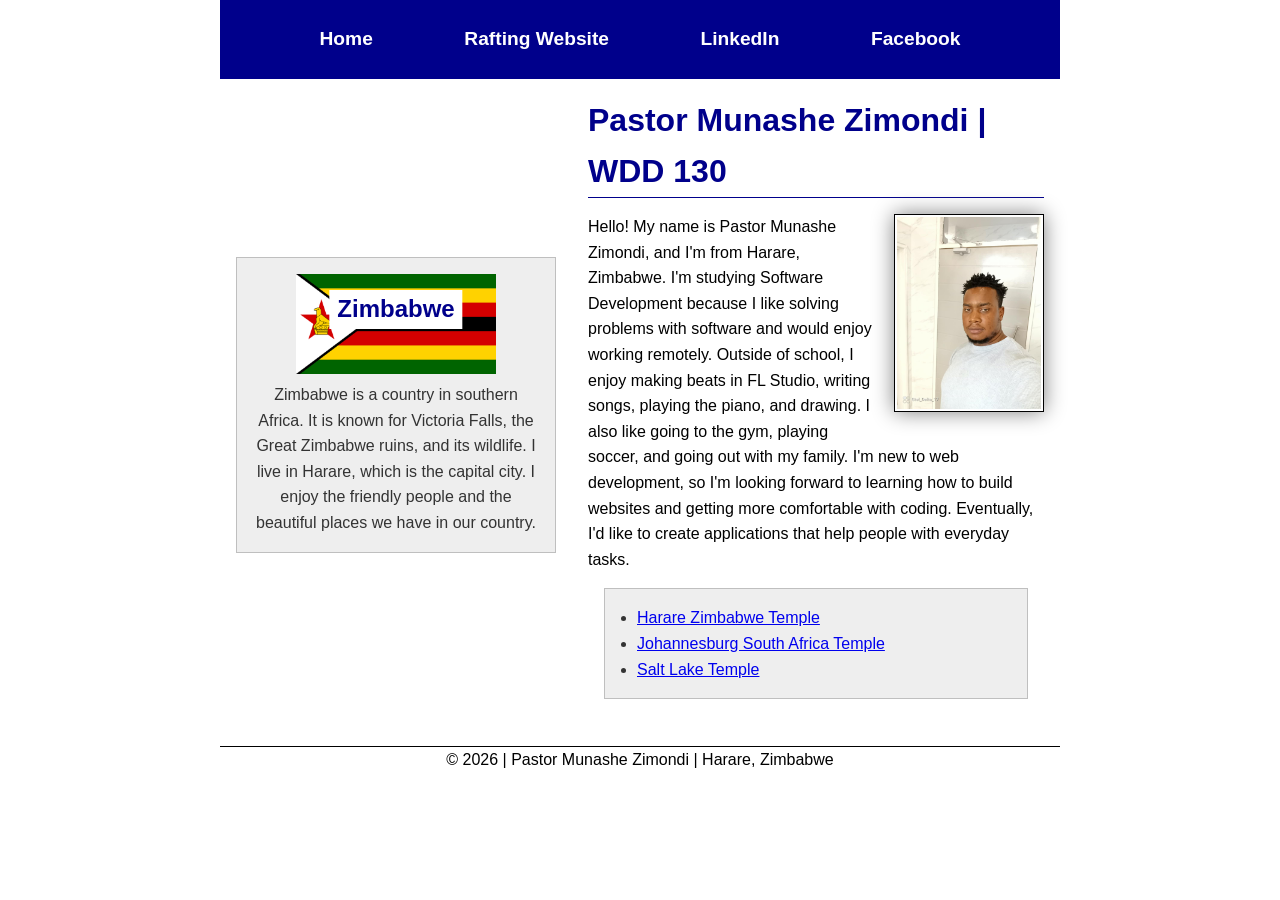
<file: index.html>
<!DOCTYPE html>
<html lang="en-US">

<head>
  <meta charset="utf-8">
  <meta name="viewport" content="width=device-width, initial-scale=1.0">
  <title>Pastor Munashe Zimondi | WDD 130</title>
  <meta name="description" content="Pastor Munashe Zimondi's WDD 130 home page, sharing his interests, web development studies, and home country of Zimbabwe.">
  <meta name="author" content="Pastor Munashe Zimondi">
  <link rel="stylesheet" href="styles/styles.css">
</head>

<body>
  <header>
    <nav>
      <a href="#">Home</a>
      <a href="wwr/">Rafting Website</a>
      <a href="https://linkedin.com">LinkedIn</a>
      <a href="https://facebook.com">Facebook</a>
    </nav>
  </header>

  <div class="grid">
    <main>
      <h1>Pastor Munashe Zimondi | WDD 130</h1>

      <img src="images/profile.jpeg" alt="Portrait of Pastor Munashe Zimondi" width="150">

      <p>
        Hello! My name is Pastor Munashe Zimondi, and I'm from Harare,
        Zimbabwe. I'm studying Software Development because I like
        solving problems with software and would enjoy working remotely.
        Outside of school, I enjoy making beats in FL Studio, writing
        songs, playing the piano, and drawing. I also like going to the
        gym, playing soccer, and going out with my family. I'm new to
        web development, so I'm looking forward to learning how to
        build websites and getting more comfortable with coding.
        Eventually, I'd like to create applications that help people
        with everyday tasks.
      </p>

      <ul class="box">
        <li><a href="https://www.churchofjesuschrist.org/temples/details/harare-zimbabwe-temple" target="_blank" rel="noopener">Harare Zimbabwe Temple</a></li>
        <li><a href="https://www.churchofjesuschrist.org/temples/details/johannesburg-south-africa-temple" target="_blank" rel="noopener">Johannesburg South Africa Temple</a></li>
        <li><a href="https://www.churchofjesuschrist.org/temples/details/salt-lake-temple" target="_blank" rel="noopener">Salt Lake Temple</a></li>
      </ul>
    </main>

    <aside class="box">
      <h2>Zimbabwe</h2>
      <img src="images/flag.png" alt="The national flag of Zimbabwe" width="200">
      <p>
        Zimbabwe is a country in southern Africa. It is known for
        Victoria Falls, the Great Zimbabwe ruins, and its wildlife.
        I live in Harare, which is the capital city. I enjoy the
        friendly people and the beautiful places we have in our country.
      </p>
    </aside>
  </div>

  <footer>
    <p>&copy; 2026 | Pastor Munashe Zimondi | Harare, Zimbabwe</p>
  </footer>
</body>

</html>
</file>
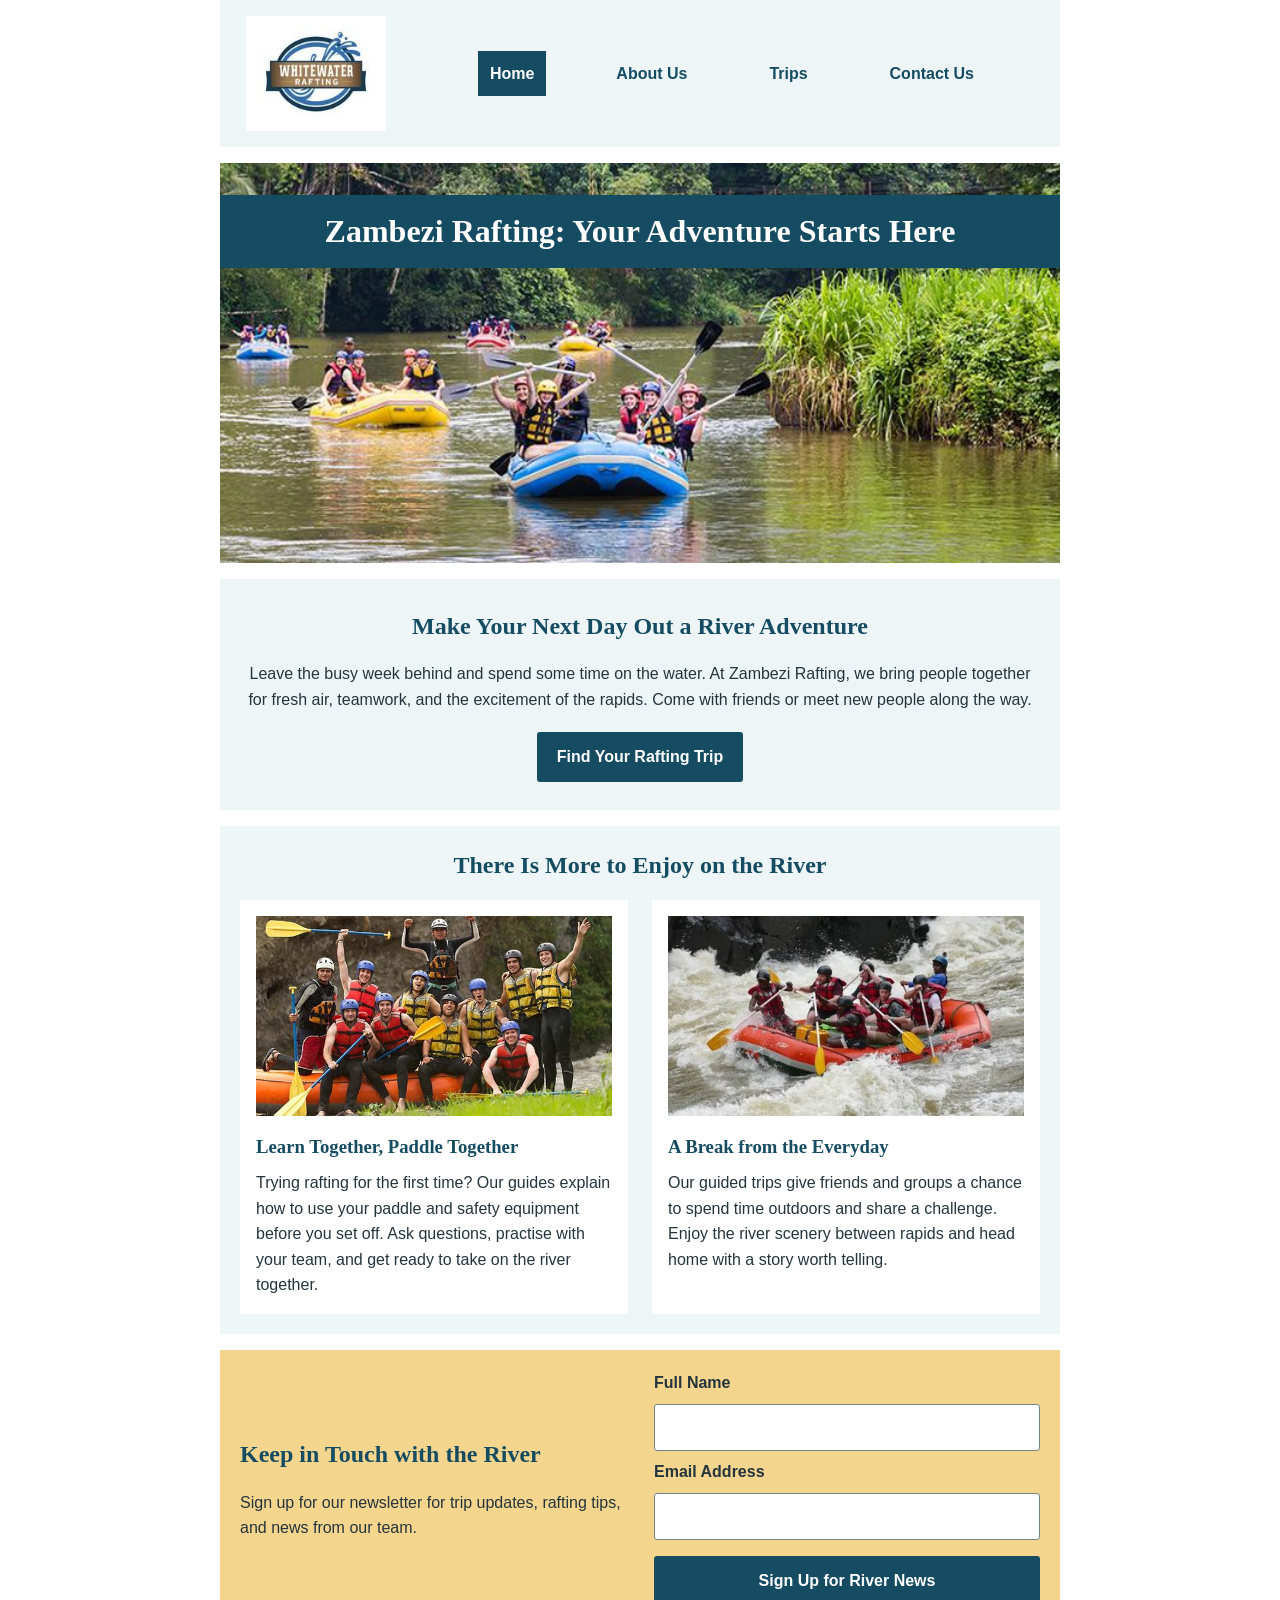
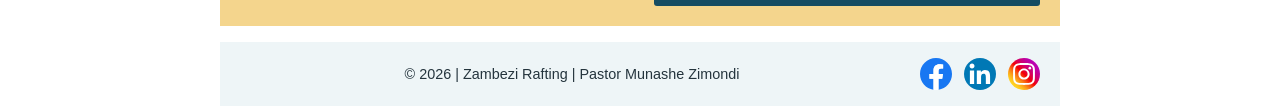
<file: wwr/index.html>
<!DOCTYPE html>
<html lang="en-US">

<head>
    <meta charset="utf-8">
    <meta name="viewport" content="width=device-width, initial-scale=1.0">
    <title>Home | Zambezi Rafting</title>
    <meta name="description" content="Enjoy a river adventure with Zambezi Rafting. Explore our guided trips, get ready for the rapids, and sign up for news from our team.">
    <meta name="author" content="Pastor Munashe Zimondi">
    <link rel="stylesheet" href="styles/rafting.css">
</head>

<body>
    <header>
        <img src="images/rafting-logo.jpg" alt="Whitewater rafting emblem for Zambezi Rafting" width="140">
        <nav aria-label="Main navigation">
            <a href="index.html" aria-current="page">Home</a>
            <a href="about.html">About Us</a>
            <a href="trips.html">Trips</a>
            <a href="contact.html">Contact Us</a>
        </nav>
    </header>

    <main class="home-page">
        <div class="hero home-hero">
            <img src="images/rafting-hero.jpg" alt="A rafting team paddling through white water rapids" width="1000" height="333">
            <h1>Zambezi Rafting: Your Adventure Starts Here</h1>
        </div>

        <section class="home-intro">
            <h2>Make Your Next Day Out a River Adventure</h2>
            <p>Leave the busy week behind and spend some time on the water. At Zambezi Rafting, we bring people together for fresh air, teamwork, and the excitement of the rapids. Come with friends or meet new people along the way.</p>
            <a class="home-button" href="trips.html">Find Your Rafting Trip</a>
        </section>

        <section class="home-offerings">
            <h2>There Is More to Enjoy on the River</h2>
            <div class="home-grid">
                <article>
                    <img src="images/happy-rafters.jpg" alt="A group of rafters enjoying time together on the river" loading="lazy" width="600" height="400">
                    <h3>Learn Together, Paddle Together</h3>
                    <p>Trying rafting for the first time? Our guides explain how to use your paddle and safety equipment before you set off. Ask questions, practise with your team, and get ready to take on the river together.</p>
                </article>
                <article>
                    <img src="images/adventure-4.jpg" alt="A rafting team working together to paddle through rapids" loading="lazy" width="480" height="269">
                    <h3>A Break from the Everyday</h3>
                    <p>Our guided trips give friends and groups a chance to spend time outdoors and share a challenge. Enjoy the river scenery between rapids and head home with a story worth telling.</p>
                </article>
            </div>
        </section>

        <section class="home-newsletter">
            <div>
                <h2>Keep in Touch with the River</h2>
                <p>Sign up for our newsletter for trip updates, rafting tips, and news from our team.</p>
            </div>
            <form class="newsletter-form" action="index.html" method="get">
                <label for="newsletter-name">Full Name</label>
                <input type="text" id="newsletter-name" name="fullname" autocomplete="name" required>
                <label for="newsletter-email">Email Address</label>
                <input type="email" id="newsletter-email" name="email" autocomplete="email" required>
                <button type="submit">Sign Up for River News</button>
            </form>
        </section>
    </main>

    <footer>
        <p>&copy; 2026 | Zambezi Rafting | Pastor Munashe Zimondi</p>
        <nav class="socialmedia" aria-label="Social media">
            <a href="https://facebook.com">
                <img src="images/facebook.svg" alt="Facebook icon" width="32" height="32">
            </a>
            <a href="https://linkedin.com">
                <img src="images/linkedin.svg" alt="LinkedIn icon" width="32" height="32">
            </a>
            <a href="https://instagram.com">
                <img src="images/instagram.svg" alt="Instagram icon" width="32" height="32">
            </a>
        </nav>
    </footer>
</body>

</html>
</file>
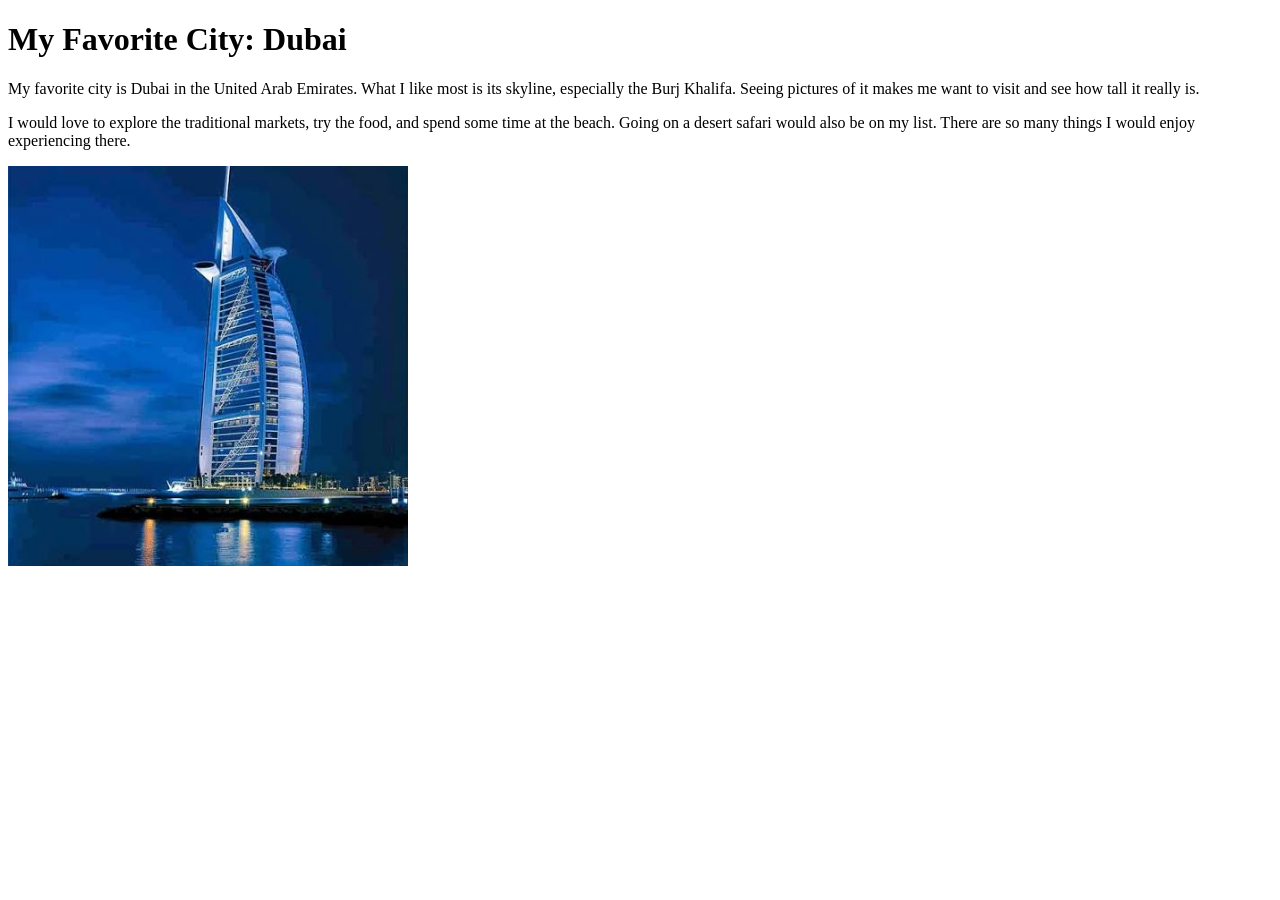
<file: week01/favorite-city.html>
<!DOCTYPE html>
<html lang="en">
<head>
  <meta charset="utf-8">
  <meta name="viewport" content="width=device-width, initial-scale=1.0">
  <title>My Favorite City - Dubai</title>
</head>
<body>
  <h1>My Favorite City: Dubai</h1>

  <p>
    My favorite city is Dubai in the United Arab Emirates.
    What I like most is its skyline, especially the Burj Khalifa.
    Seeing pictures of it makes me want to visit and see
    how tall it really is.
  </p>

  <p>
    I would love to explore the traditional markets, try the
    food, and spend some time at the beach. Going on a desert
    safari would also be on my list. There are so many things
    I would enjoy experiencing there.
  </p>

  <img src="images/dubai-skyline.jpeg"
       alt="Burj Al Arab hotel in Dubai at night"
       width="400">
</body>
</html>
</file>
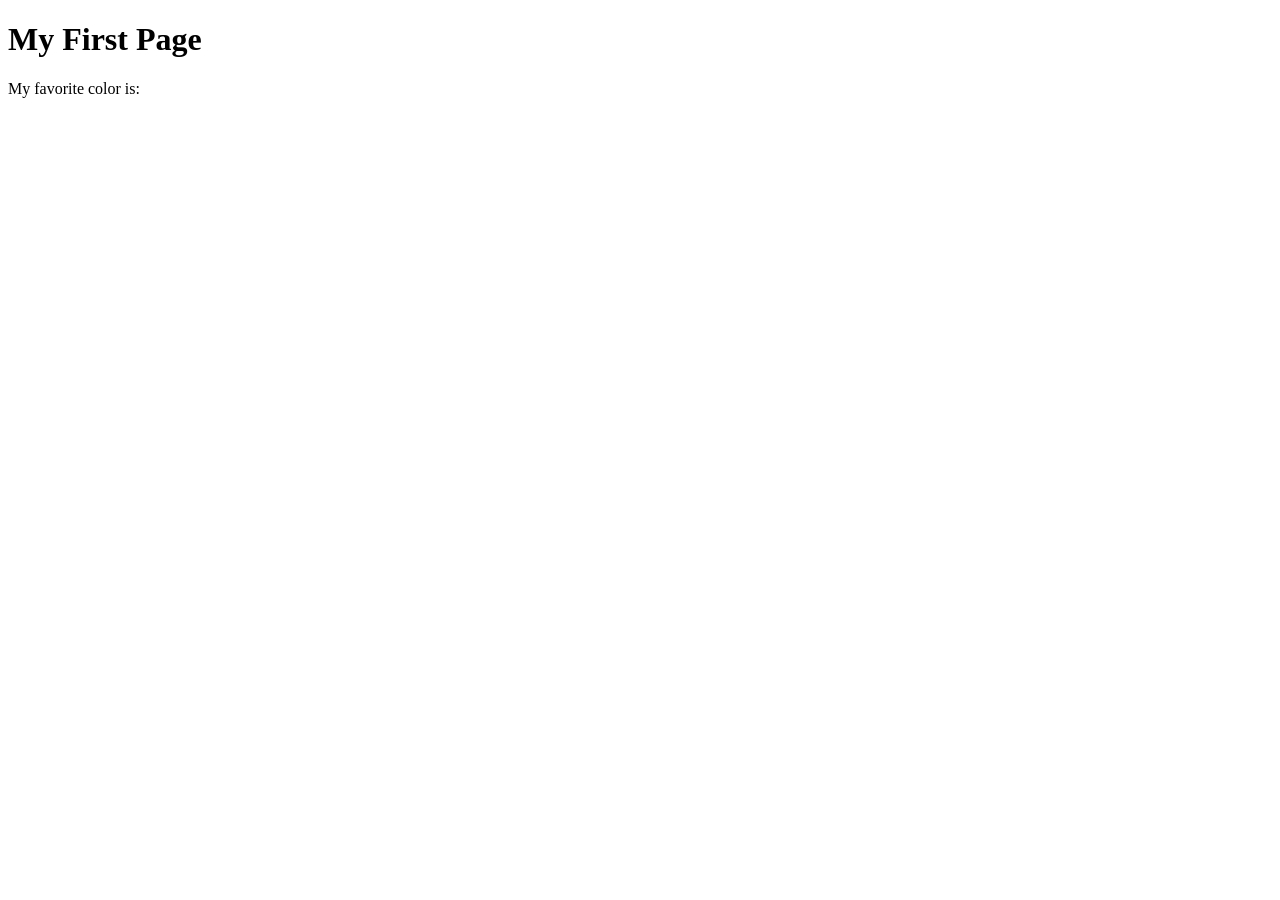
<file: week01/first-page.html>
<!DOCTYPE html>
<html lang="en">

<head>
    <meta charset="UTF-8">
    <meta name="viewport" content="width=device-width, initial-scale=1.0">
    <title>My First Page</title>
</head>

<body>
    <h1>My First Page</h1>
    <p>My favorite color is: </p>
</body>

</html>
</file>
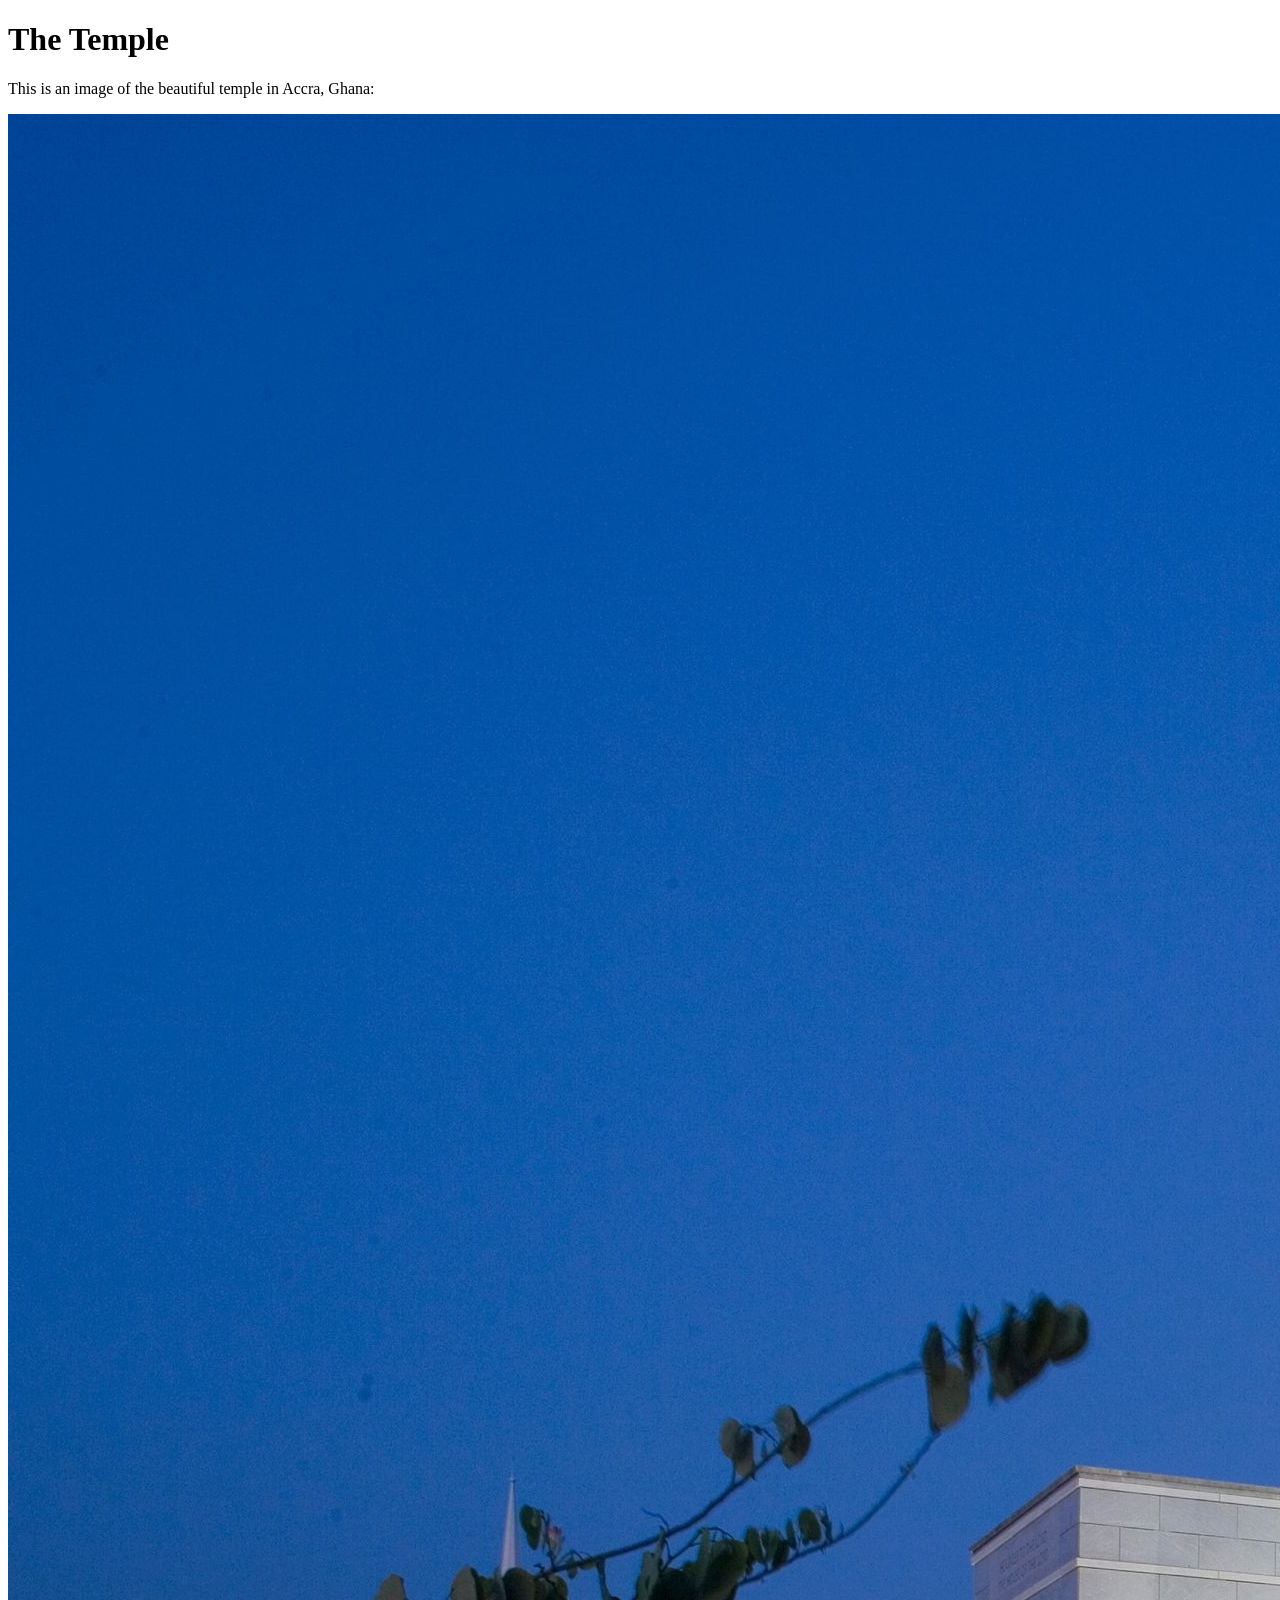
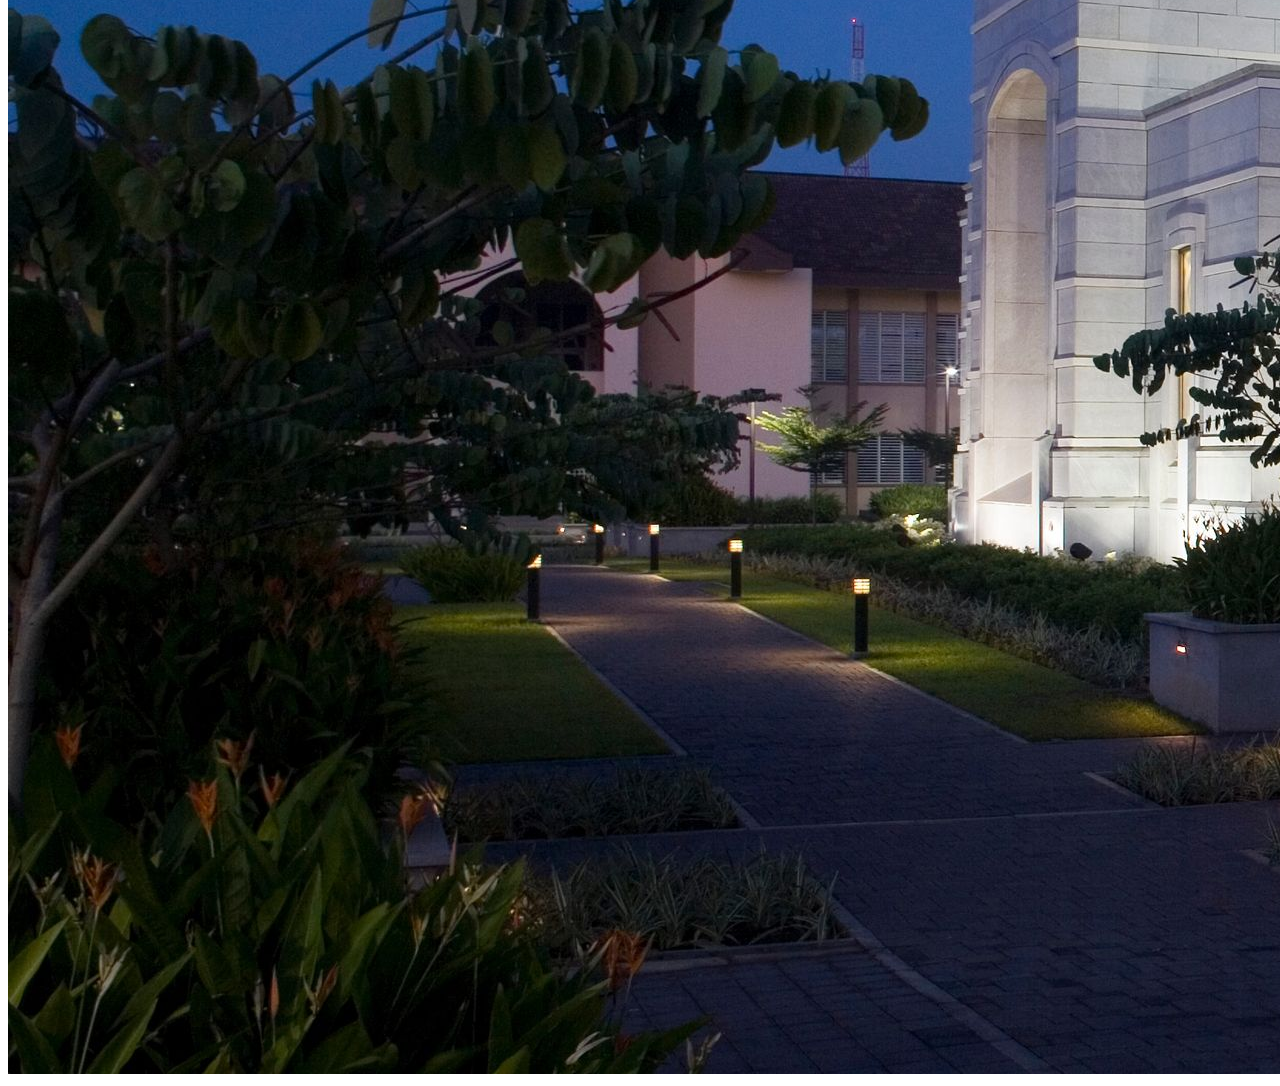
<file: week01/images.html>
<!DOCTYPE html>
<html lang="en">

<head>
    <meta charset="UTF-8">
    <meta name="viewport" content="width=device-width, initial-scale=1.0">
    <title>Temple Image</title>
</head>

<body>
    <h1>The Temple</h1>
    <p>This is an image of the beautiful temple in Accra, Ghana:</p>
    <img src="images/temple-large.jpeg" alt="The Accra Ghana Temple">

</body>

</html>
</file>
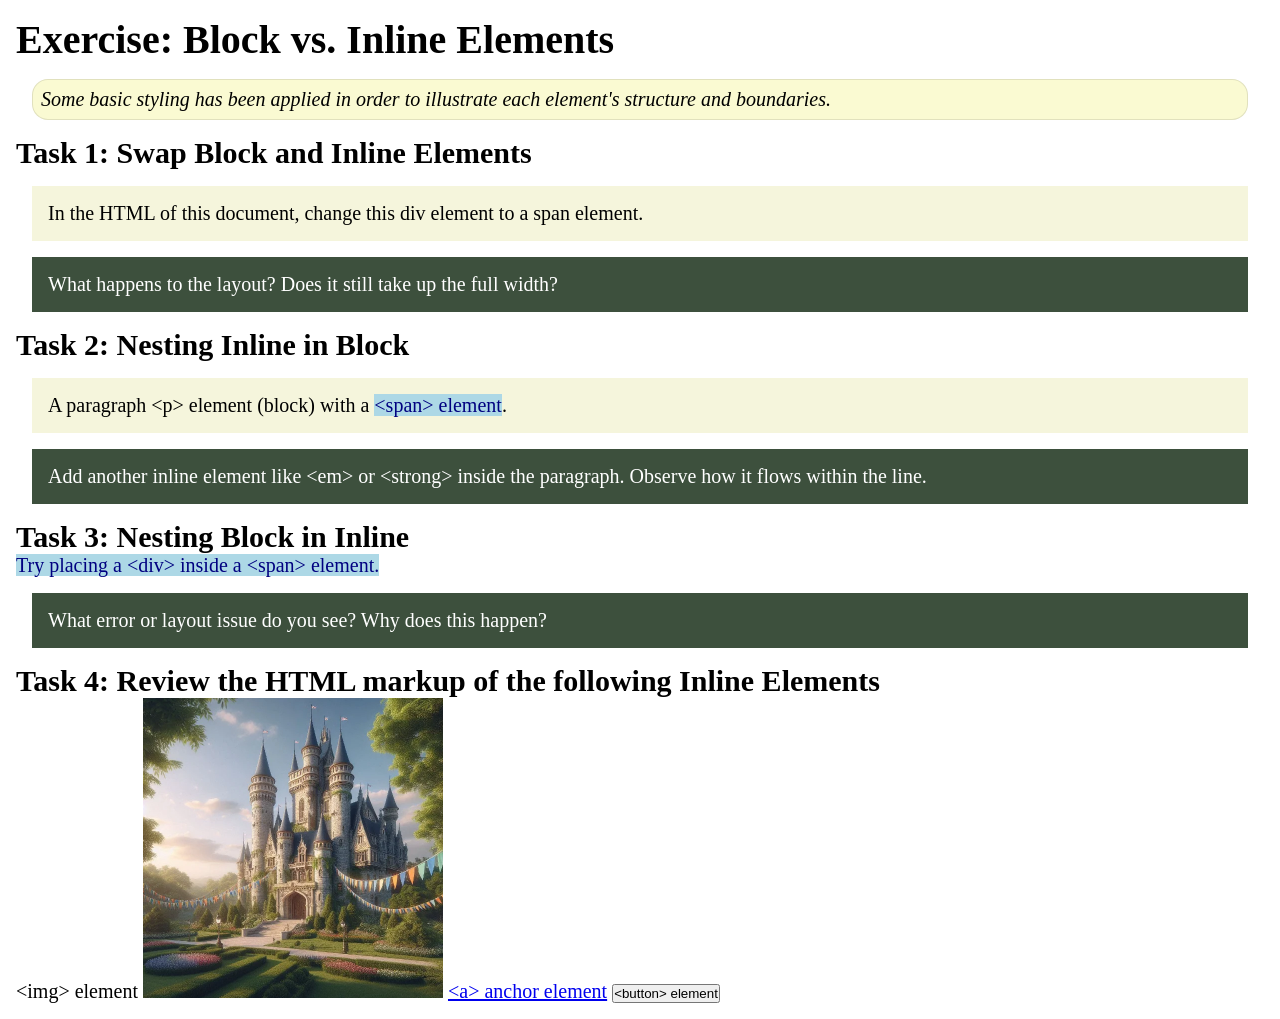
<file: week02/block-vs-inline.html>
<!DOCTYPE html>
<html lang="en">

<head>
    <meta charset="UTF-8">
    <meta name="viewport" content="width=device-width, initial-scale=1.0">
    <title>Exercise: Block vs. Inline Elements</title>
    <link rel="stylesheet" href="styles/block-vs-inline.css">
</head>

<body>
    <main>
        <h1>Exercise: Block vs. Inline Elements</h1>
        <p class="note">Some basic styling has been applied in order to illustrate each element's structure and boundaries.</p>

        <h2>Task 1: Swap Block and Inline Elements</h2>
        <div>In the HTML of this document, change this div element to a span element.</div>

        <p class="question">What happens to the layout? Does it still take up the full width?</p>

        <h2>Task 2: Nesting Inline in Block</h2>
        <p>A paragraph &lt;p&gt; element (block) with a <span>&lt;span&gt; element</span>.</p>
        <p class="question">Add another inline element like &lt;em&gt; or &lt;strong&gt; inside the paragraph. Observe how it flows within the line.</p>

        <h2>Task 3: Nesting Block in Inline</h2>
        <span>Try placing a &lt;div&gt; inside a &lt;span&gt; element.</span>
        <p class="question">What error or layout issue do you see? Why does this happen?</p>

        <h2>Task 4: Review the HTML markup of the following Inline Elements</h2>
        &lt;img&gt; element
        <img src="images/castle.webp" alt="placeholder image (images are inline)" width="300" height="300">
        <a href="https://churchofjesuschrist.org">&lt;a&gt; anchor element</a>
        <button type="button">&lt;button&gt; element</button>
    </main>
</body>

</html>
</file>
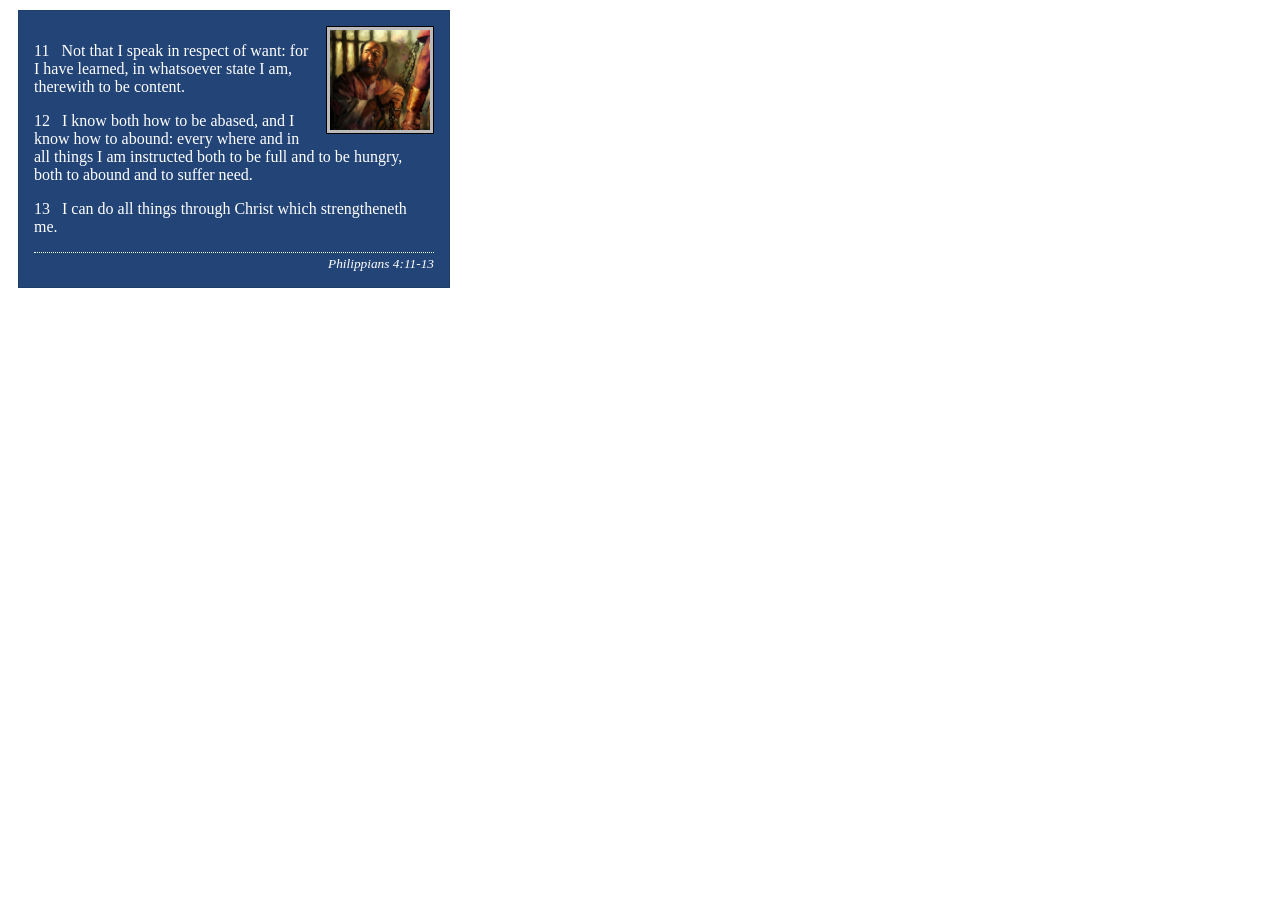
<file: week02/box-model-solution.html>
<!DOCTYPE html>
<html lang="en">

<head>
    <meta charset="UTF-8">
    <meta name="viewport" content="width=device-width, initial-scale=1.0">
    <title>Box Model Activity</title>
    <link rel="stylesheet" href="styles/box-model-solution.css">
</head>

<body>
    <main>
        <div class="callout">
            <img src="images/apostle-paul-imprisoned.webp" alt="Paul the Apostle - Imprisoned in Rome" width="200" height="200">
            <blockquote>
                <p>11 &nbsp; Not that I speak in respect of want: for I have learned, in whatsoever state I am, therewith to be content.</p>
                <p>12 &nbsp; I know both how to be abased, and I know how to abound: every where and in all things I am instructed both to be full and to be hungry, both to abound and to suffer need.</p>
                <p>13 &nbsp; I can do all things through Christ which strengtheneth me.</p>
            </blockquote>
            <cite>Philippians 4:11-13</cite>
        </div>
    </main>
</body>

</html>
</file>
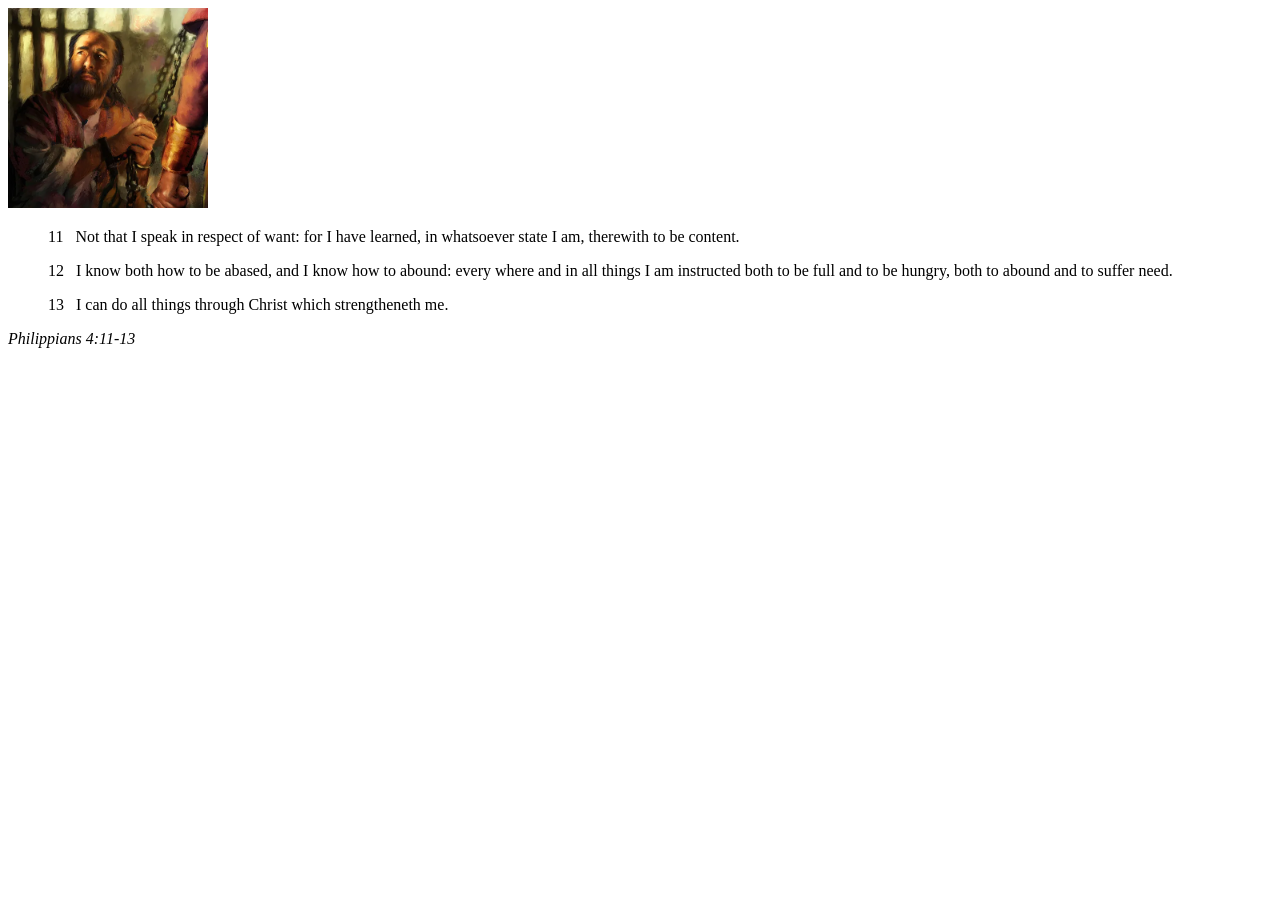
<file: week02/box-model.html>
<!DOCTYPE html>
<html lang="en">

<head>
    <meta charset="UTF-8">
    <meta name="viewport" content="width=device-width, initial-scale=1.0">
    <title>Box Model Activity</title>
</head>

<body>
    <main>
        <div class="callout">
            <img src="images/apostle-paul-imprisoned.webp" alt="Paul the Apostle - Imprisoned in Rome" width="200" height="200">
            <blockquote>
                <p>11 &nbsp; Not that I speak in respect of want: for I have learned, in whatsoever state I am, therewith to be content.</p>
                <p>12 &nbsp; I know both how to be abased, and I know how to abound: every where and in all things I am instructed both to be full and to be hungry, both to abound and to suffer need.</p>
                <p>13 &nbsp; I can do all things through Christ which strengtheneth me.</p>
            </blockquote>
            <cite>Philippians 4:11-13</cite>
        </div>
    </main>
</body>

</html>
</file>
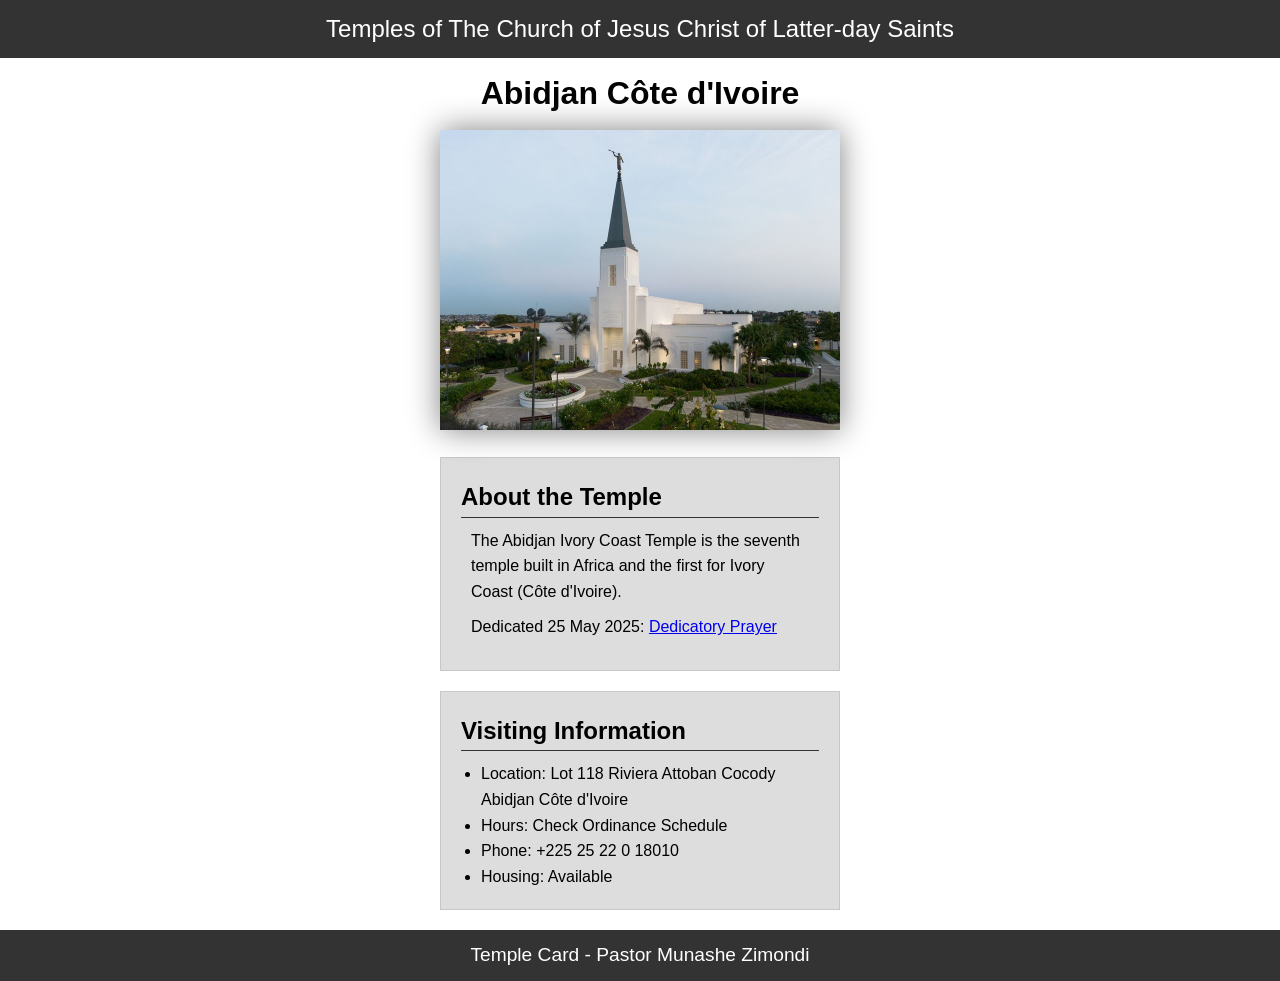
<file: week02/temple.html>
<!DOCTYPE html>
<html lang="en">

<head>
    <meta charset="UTF-8">
    <meta name="viewport" content="width=device-width, initial-scale=1.0">
    <title>Temple Card - Abidjan Côte d'Ivoire</title>
    <link rel="stylesheet" href="styles/temple.css">
</head>

<body>
    <header>
        <p>Temples of The Church of Jesus Christ of Latter-day Saints</p>
    </header>
    <main>
        <h1>Abidjan Côte d'Ivoire</h1>
        <picture>
            <img src="images/abidjan-ivory-coast.jpeg" alt="Abidjan Côte d'Ivoire Temple">
        </picture>
        <section>
            <h2>About the Temple</h2>
            <p>The Abidjan Ivory Coast Temple is the seventh temple built in Africa and the first for Ivory Coast (Côte d'Ivoire).</p>
            <p>Dedicated 25 May 2025: <a href="https://www.churchofjesuschrist.org/temples/dedicatory-prayer/abidjan-ivory-coast-temple/2025-05-25?lang=eng" target="_blank" rel="noopener noreferrer">Dedicatory Prayer</a></p>
        </section>
        <section>
            <h2>Visiting Information</h2>
            <ul>
                <li>Location: Lot 118 Riviera Attoban Cocody Abidjan Côte d'Ivoire</li>
                <li>Hours: Check Ordinance Schedule</li>
                <li>Phone: +225 25 22 0 18010</li>
                <li>Housing: Available</li>
            </ul>
        </section>
    </main>
    <footer>
        <p>Temple Card - Pastor Munashe Zimondi</p>
    </footer>
</body>

</html>
</file>
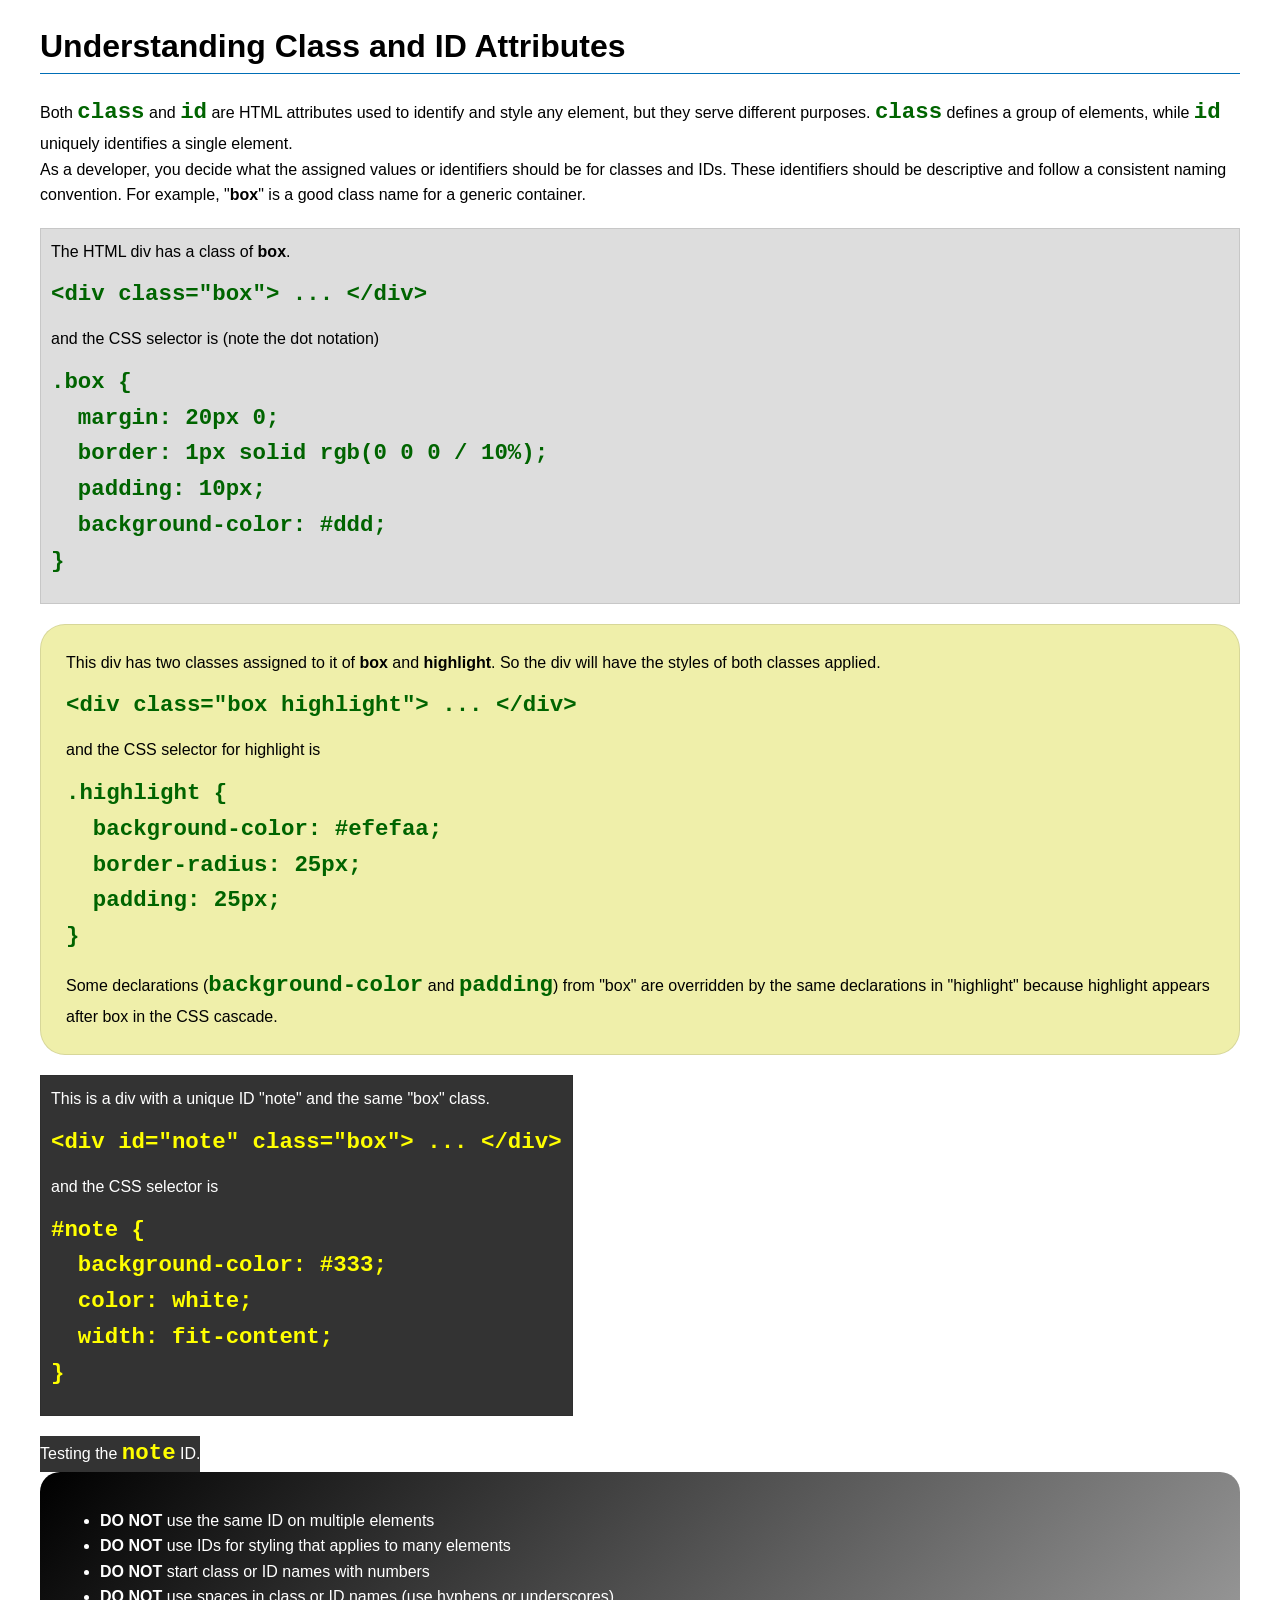
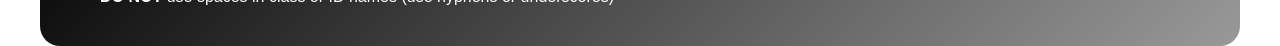
<file: week03/class-and-id.html>
<!DOCTYPE html>
<html lang="en">

<head>
    <meta charset="UTF-8">
    <meta name="viewport" content="width=device-width, initial-scale=1.0">
    <title>Class vs ID Attributes</title>
    <link rel="stylesheet" href="styles/class-and-id.css">
</head>

<body>
    <h1>Understanding Class and ID Attributes</h1>
    <p>Both <code>class</code> and <code>id</code> are HTML attributes used to identify and style any element, but they serve different purposes. <code>class</code> defines a group of elements, while <code>id</code> uniquely identifies a single element.</p>
    <p>As a developer, you decide what the assigned values or identifiers should be for classes and IDs. These identifiers should be descriptive and follow a consistent naming convention. For example, "<strong>box</strong>" is a good class name for a generic container.</p>
    <div class="box">
        <p>The HTML div has a class of <strong>box</strong>.</p>
        <pre><code class="html">&lt;div class="box"&gt; ... &lt;/div&gt;</code></pre>
        and the CSS selector is (note the dot notation)
        <pre><code class="css">.box {
  margin: 20px 0;
  border: 1px solid rgb(0 0 0 / 10%);
  padding: 10px;
  background-color: #ddd; 
}</code></pre>
    </div>

    <div class="box highlight">
        <p>This div has two classes assigned to it of <strong>box</strong> and <strong>highlight</strong>. So the div will have the styles of both classes applied.</p>
        <pre><code class="html">&lt;div class="box highlight"&gt; ... &lt;/div&gt;</code></pre>
        and the CSS selector for highlight is
        <pre><code class="css">.highlight {
  background-color: #efefaa;
  border-radius: 25px;
  padding: 25px;
}</code></pre>
        <p>Some declarations (<code>background-color</code> and <code>padding</code>) from "box" are overridden by the same declarations in "highlight" because highlight appears after box in the CSS cascade.</p>
    </div>

    <div id="note" class="box">
        <p>This is a div with a unique ID "note" and the same "box" class.</p>
        <pre><code class="html">&lt;div id="note" class="box"&gt; ... &lt;/div&gt;</code></pre>
        and the CSS selector is
        <pre><code class="css">#note {
  background-color: #333;
  color: white;
  width: fit-content;
}</code></pre>
    </div>

    <div id="note">
        <p>Testing the <code>note</code> ID.</p>
    </div>

    <section id="best-practice">
        <ul>
            <li><strong>DO NOT</strong> use the same ID on multiple elements</li>
            <li><strong>DO NOT</strong> use IDs for styling that applies to many elements</li>
            <li><strong>DO NOT</strong> start class or ID names with numbers</li>
            <li><strong>DO NOT</strong> use spaces in class or ID names (use hyphens or underscores)</li>
        </ul>
    </section>

</body>

</html>
</file>
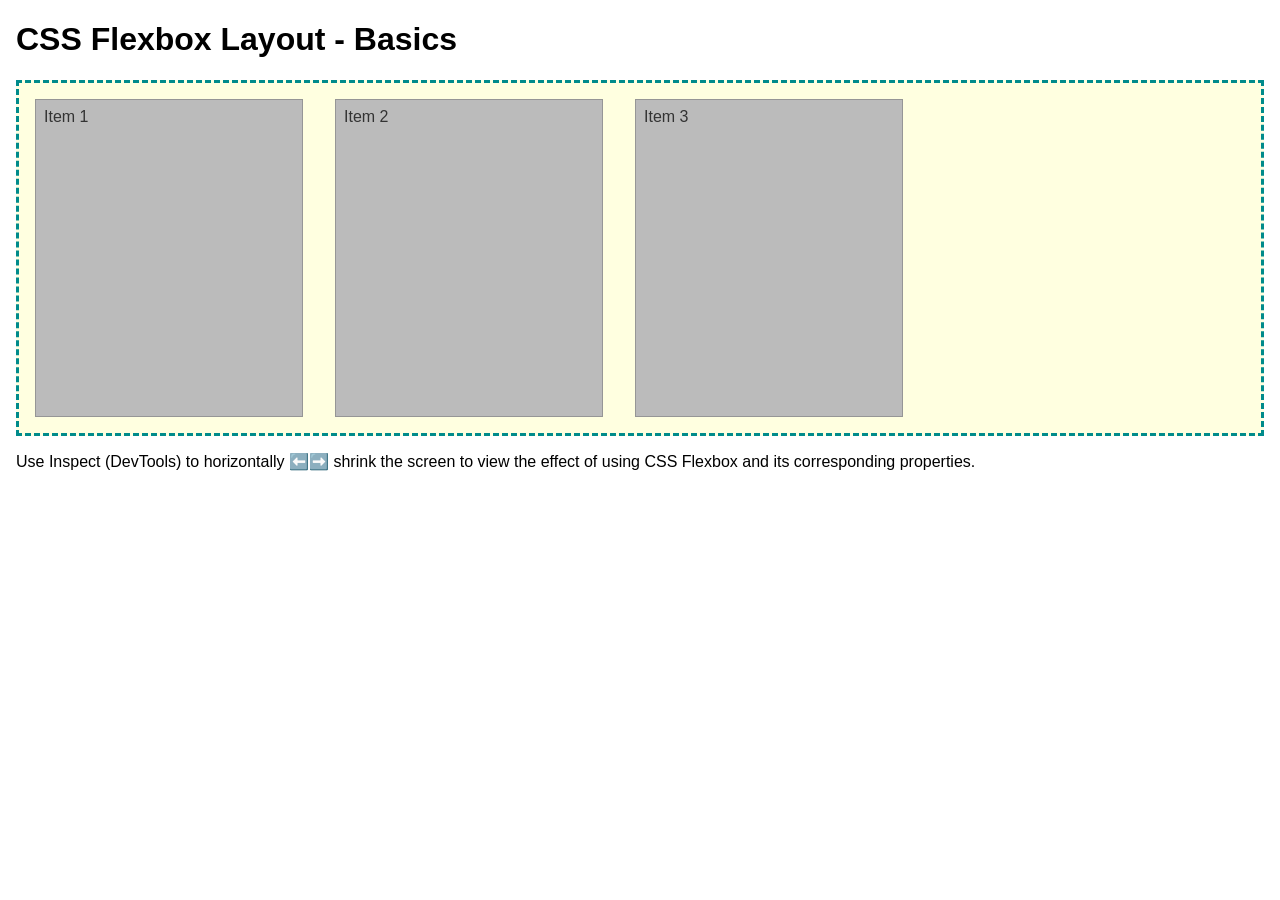
<file: week04/flexbox-layout.html>
<!DOCTYPE html>
<html lang="en">

<head>
    <meta charset="UTF-8">
    <meta name="viewport" content="width=device-width, initial-scale=1.0">
    <title>CSS Flexbox Layout - Basics</title>
    <link rel="stylesheet" href="styles/flexbox.css">
</head>

<body>
    <main>
        <h1>CSS Flexbox Layout - Basics</h1>
        <div class="flex-container">
            <div class="flex-item item1">Item 1</div>
            <div class="flex-item item2">Item 2</div>
            <div class="flex-item item3">Item 3</div>
        </div>
        <p>Use Inspect (DevTools) to horizontally ⬅️➡️ shrink the screen to view the effect of using CSS Flexbox and its corresponding properties.</p>
    </main>
</body>

</html>
</file>
<file: styles/styles.css>
* {
  margin: 0;
  padding: 0;
  box-sizing: border-box;
}

body {
  font-family: Arial, sans-serif;
  line-height: 1.6;
}

header, .grid, footer {
  max-width: 840px;
  margin: 0 auto;
}

nav {
  background-color: darkblue;
  padding: 1rem;
  display: flex;
  flex-wrap: wrap;
  justify-content: space-evenly;
  align-items: center;
}

nav a {
  color: white;
  display: block;
  padding: 0.5rem;
  text-decoration: none;
  font-size: 1.2rem;
  font-weight: 700;
}

h1 {
  color: darkblue;
  border-bottom: 1px solid darkblue;
  margin-bottom: 1rem;
}

main {
  grid-column: 2 / 3;
  min-width: 0;
  margin: 1rem;
}

main img {
  float: right;
  margin: 0 0 1rem 1rem;
  width: 150px;
  height: auto;
  border: 1px solid black;
  padding: 2px;
  box-shadow: 0 0 20px gray;
}

p {
  padding: 0;
}

aside {
  position: relative;
  width: 20rem;
  grid-column: 1 / 2;
  grid-row: 1 / 2;
  margin: 1rem;
  border: 1px solid rgb(0 0 0 / 0.2);
  padding: 1rem;
  background-color: #eee;
  color: #333;
  text-align: center;
}

aside h2 {
  position: absolute;
  top: 2rem;
  left: 50%;
  transform: translateX(-50%);
  padding: 0 0.5rem;
  background-color: white;
  color: darkblue;
}

aside img {
  width: 200px;
  height: auto;
}

footer {
  margin-top: 15px;
  border-top: 1px solid black;
  text-align: center;
}

/* Class Selectors */
.grid {
  display: grid;
  align-items: center;
}

.box {
  margin: 1rem;
  border: 1px solid rgb(0 0 0 / 0.2);
  padding: 1rem;
  background-color: #eee;
  color: #333;
}

ul.box {
  clear: both;
  padding-left: 2rem;
}

/* Stack the content on smaller screens. */
@media (max-width: 700px) {
  main, aside {
    grid-column: 1 / 2;
    grid-row: auto;
  }

  aside {
    width: auto;
  }
}
</file>
<file: wwr/styles/rafting.css>
:root {
    --primary-color: #154c62;
    --secondary-color: #f4d58d;
    --accent1-color: #24343d;
    --accent2-color: #eef5f7;
    --heading-font: Georgia, "Times New Roman", serif;
    --body-font: Arial, Helvetica, sans-serif;
}

* {
    margin: 0;
    padding: 0;
    box-sizing: border-box;
}

body {
    font-family: var(--body-font);
    color: var(--accent1-color);
    line-height: 1.6;
}

header,
main,
footer {
    max-width: 840px;
    margin: 0 auto;
}

header {
    display: grid;
    grid-template-columns: 160px 1fr;
    align-items: center;
    gap: 24px;
    padding: 16px;
    background-color: var(--accent2-color);
}

header img {
    display: block;
    width: 140px;
    height: auto;
    justify-self: center;
}

header nav {
    display: flex;
    justify-content: space-evenly;
    align-items: center;
}

header nav a {
    display: block;
    padding: 10px 12px;
    color: var(--primary-color);
    font-weight: 700;
    text-align: center;
    text-decoration: none;
}

header nav a:hover,
header nav a[aria-current="page"] {
    background-color: var(--primary-color);
    color: white;
}

a:focus-visible {
    outline: 3px solid var(--primary-color);
    outline-offset: 3px;
}

h1,
h2 {
    font-family: var(--heading-font);
    color: var(--primary-color);
}

.hero {
    position: relative;
    margin-top: 16px;
}

.hero > img {
    display: block;
    width: 100%;
    height: 400px;
    object-fit: cover;
}

.hero h1 {
    position: absolute;
    top: 20px;
    width: 100%;
    padding: 12px;
    text-align: center;
    background-color: var(--primary-color);
    color: white;
}

.hero article {
    position: absolute;
    bottom: 24px;
    left: 24px;
    right: 24px;
    display: flow-root;
    padding: 16px;
    background-color: var(--secondary-color);
}

.hero article img {
    float: right;
    width: 125px;
    height: auto;
    margin: 0 0 8px 16px;
}

section {
    margin: 16px 0;
    padding: 20px;
    background-color: var(--accent2-color);
}

h2 {
    margin-bottom: 16px;
    text-align: center;
}

.history-layout {
    display: grid;
    grid-template-columns: 1fr 180px 1fr;
    align-items: center;
    gap: 20px;
}

.history-layout img {
    display: block;
    width: 100%;
    height: 160px;
    object-fit: cover;
}

.adventure-gallery {
    display: grid;
    grid-template-columns: repeat(5, minmax(0, 1fr));
    gap: 12px;
}

.adventure-gallery img {
    display: block;
    width: 100%;
    height: 110px;
    object-fit: cover;
}

figcaption {
    margin-top: 8px;
    font-size: 0.85rem;
    text-align: center;
}

footer {
    display: flex;
    justify-content: space-between;
    align-items: center;
    gap: 16px;
    padding: 16px 20px;
    background-color: var(--accent2-color);
}

footer p {
    flex: 1;
    text-align: center;
    font-size: 0.9rem;
}

.socialmedia {
    display: flex;
    align-items: center;
    gap: 12px;
}

.socialmedia a {
    display: block;
    text-decoration: none;
}

.socialmedia img {
    display: block;
    width: 32px;
    height: 32px;
}

@media (max-width: 650px) {
    header {
        grid-template-columns: 1fr;
        gap: 12px;
    }

    header nav {
        flex-wrap: wrap;
    }

    .history-layout {
        grid-template-columns: 1fr;
    }

    .history-layout img {
        max-width: 360px;
        height: 200px;
        justify-self: center;
    }

    .adventure-gallery {
        grid-template-columns: repeat(2, minmax(0, 1fr));
    }

    .hero h1 {
        font-size: 1.5rem;
    }

    .hero > img {
        height: 280px;
    }

    .hero article {
        position: static;
    }

    .hero article img {
        width: 100px;
    }

    footer {
        flex-direction: column;
    }
}

/* Contact Us page */
.contact-details {
    padding: 24px 20px;
    text-align: center;
}

.contact-details h1 {
    margin-bottom: 12px;
    font-size: 1.8rem;
}

.contact-details address {
    margin-bottom: 12px;
    font-style: normal;
}

.contact-details a {
    color: var(--primary-color);
}

.contact-layout {
    display: grid;
    grid-template-columns: repeat(2, minmax(0, 1fr));
    gap: 28px;
    padding: 0 20px 20px;
    align-items: stretch;
}

.contact-map {
    width: 100%;
    height: 100%;
    min-height: 480px;
    border: 1px solid #89999f;
}

.contact-form {
    display: grid;
    gap: 12px;
}

.contact-field {
    display: grid;
    grid-template-columns: 60px minmax(0, 1fr);
    gap: 12px;
    align-items: center;
}

.contact-form input[type="text"],
.contact-form input[type="email"],
.contact-form textarea {
    width: 100%;
    min-width: 0;
    padding: 10px;
    border: 1px solid #72838a;
    border-radius: 3px;
    font: inherit;
    color: var(--accent1-color);
    background-color: white;
}

.contact-form textarea {
    resize: vertical;
}

.contact-form fieldset {
    min-width: 0;
    padding: 10px 12px;
    border: 1px solid #89999f;
}

.contact-form legend {
    padding: 0 6px;
}

.contact-choice {
    display: flex;
    align-items: flex-start;
    gap: 8px;
    padding: 4px 0;
}

.contact-choice input {
    flex-shrink: 0;
    margin-top: 6px;
    accent-color: var(--primary-color);
}

.contact-form button {
    padding: 12px;
    border: none;
    border-radius: 3px;
    background-color: var(--primary-color);
    color: white;
    font: inherit;
    font-weight: 700;
    cursor: pointer;
}

.contact-form button:hover {
    background-color: var(--accent1-color);
}

.contact-form input:focus-visible,
.contact-form textarea:focus-visible,
.contact-form button:focus-visible {
    outline: 3px solid var(--primary-color);
    outline-offset: 3px;
}

.employee-gallery {
    display: grid;
    grid-template-columns: repeat(3, minmax(0, 1fr));
    gap: 20px;
}

/* Show three different team members from our existing group photo. */
.employee-photo {
    position: relative;
    width: 140px;
    height: 160px;
    margin: 0 auto;
    overflow: hidden;
    border-radius: 4px;
}

.employee-photo img {
    position: absolute;
    width: 1200px;
    height: 800px;
    max-width: none;
}

.employee-one img {
    left: -160px;
    top: -180px;
}

.employee-two img {
    left: -550px;
    top: -50px;
}

.employee-three img {
    left: -910px;
    top: -140px;
}

@media (max-width: 650px) {
    .contact-layout,
    .employee-gallery {
        grid-template-columns: 1fr;
    }

    .contact-map {
        height: 300px;
        min-height: 0;
    }

    .employee-gallery {
        gap: 28px;
    }
}

/* Home page */
.home-hero h1 {
    top: 32px;
    padding: 16px;
    font-size: 2rem;
    line-height: 1.3;
}

.home-intro {
    padding: 28px;
    text-align: center;
}

.home-button,
.newsletter-form button {
    display: inline-block;
    padding: 12px 20px;
    border: 0;
    border-radius: 3px;
    background-color: var(--primary-color);
    color: white;
    font: inherit;
    font-weight: 700;
    text-decoration: none;
    cursor: pointer;
}

.home-button {
    margin-top: 20px;
}

.home-button:hover,
.newsletter-form button:hover {
    background-color: var(--accent1-color);
}

.home-grid {
    display: grid;
    grid-template-columns: repeat(2, minmax(0, 1fr));
    gap: 24px;
}

.home-grid article {
    padding: 16px;
    background-color: white;
}

.home-grid img {
    display: block;
    width: 100%;
    height: 200px;
    object-fit: cover;
}

.home-grid h3 {
    margin: 16px 0 8px;
    font-family: var(--heading-font);
    color: var(--primary-color);
}

.home-newsletter {
    display: grid;
    grid-template-columns: repeat(2, minmax(0, 1fr));
    align-items: center;
    gap: 28px;
    background-color: var(--secondary-color);
}

.home-newsletter h2 {
    text-align: left;
}

.newsletter-form {
    display: grid;
    gap: 8px;
}

.newsletter-form label {
    font-weight: 700;
}

.newsletter-form input {
    width: 100%;
    min-width: 0;
    padding: 10px;
    border: 1px solid #72838a;
    border-radius: 3px;
    font: inherit;
    color: var(--accent1-color);
    background-color: white;
}

.newsletter-form button {
    margin-top: 8px;
}

.newsletter-form input:focus-visible,
.newsletter-form button:focus-visible {
    outline: 3px solid var(--primary-color);
    outline-offset: 3px;
}

@media (max-width: 650px) {
    .home-grid,
    .home-newsletter {
        grid-template-columns: 1fr;
    }

    .home-hero h1 {
        font-size: 1.5rem;
    }
}

/* Trips page */
.trips-intro,
.trip-preparation {
    text-align: center;
    padding: 28px;
}

.trips-intro h1 {
    margin-bottom: 16px;
    line-height: 1.3;
}

.trip-grid {
    display: grid;
    grid-template-columns: repeat(3, minmax(0, 1fr));
    gap: 20px;
}

.trip-card {
    padding: 16px;
    background-color: white;
}

.trip-card img {
    display: block;
    width: 100%;
    height: auto;
    aspect-ratio: 3 / 2;
    object-fit: cover;
}

.trip-card h3 {
    margin: 16px 0 8px;
    font-family: var(--heading-font);
    color: var(--primary-color);
}

.trip-card p + p {
    margin-top: 12px;
}

.table-scroll {
    overflow-x: auto;
}

.trip-comparison table {
    width: 100%;
    border-collapse: collapse;
    background-color: white;
}

.trip-comparison caption {
    margin-bottom: 12px;
    font-weight: 700;
}

.trip-comparison th,
.trip-comparison td {
    border: 1px solid #72838a;
    padding: 12px;
    text-align: left;
}

.trip-comparison thead {
    background-color: var(--primary-color);
    color: white;
}

.trip-comparison tbody tr:nth-child(even) {
    background-color: var(--accent2-color);
}

.trip-note {
    margin-top: 16px;
}

.table-scroll:focus-visible {
    outline: 3px solid var(--primary-color);
    outline-offset: 3px;
}

@media (max-width: 650px) {
    .trip-grid {
        grid-template-columns: 1fr;
    }

    .trip-comparison table {
        min-width: 560px;
    }
}
</file>
<file: week02/styles/block-vs-inline.css>
* {
    margin: 0;
    padding: 0;
}

body {
    font-size: 20px;
    margin: 1rem;
}

p,
div {
    background-color: beige;
    margin: 1rem;
    padding: 1rem;
}

span {
    color: navy;
    background-color: lightblue;
}

code {
    margin: 0;
    padding: 0;
    color: green;
    font-size: 1.2rem;
}

.note {
    font-style: italic;
    background-color: lightgoldenrodyellow;
    border-radius: 1rem;
    border: 1px solid rgb(0 0 0 / 10%);
    margin: 1rem;
    padding: .5rem;
}

.question {
    background-color: #3d503d;
    color: #fff;
}
</file>
<file: week02/styles/box-model-solution.css>
.callout {
    max-width: 400px;
    margin: 10px;
    border: 1px solid rgb(0 0 0 / 10%);
    padding: 15px;
    background-color: #247;
    color: #fff;
}

.callout img {
    float: right;
    margin: 0 0 10px 15px;
    border: 1px solid #000;
    padding: 3px;
    background-color: #bbb;
    width: 100px;
    height: auto;
}

blockquote {
    margin: 0;
}

cite {
    display: block;
    border-top: 1px dotted #fff;
    padding-top: 3px;
    text-align: right;
    font-size: smaller;
}
</file>
<file: week02/styles/temple.css>
* {
    margin: 0;
    padding: 0;
    box-sizing: border-box;
}

body {
    font-family: Arial, sans-serif;
    line-height: 1.6;
}

header, footer {
    background-color: #333;
    color: white;
    padding: 10px;
    text-align: center;
}

header {
    font-size: 1.5rem;
}

main {
    width: 400px;
    max-width: 100%;
    margin: 0 auto;
}

h1 {
    margin: 10px;
    text-align: center;
}

img {
    width: 100%;
    height: auto;
    box-shadow: 0 0 30px gray;
}

section {
    margin: 20px 0;
    border: 1px solid rgb(0 0 0 / 10%);
    padding: 20px;
    background-color: #ddd;
}

h2 {
    border-bottom: 1px solid #333;
}

section p {
    margin: 10px;
}

ul {
    margin: 10px 20px 0;
}

footer {
    font-size: 1.2rem;
}
</file>
<file: week03/styles/class-and-id.css>
body {
    font-family: Arial, sans-serif;
    line-height: 1.6;
    margin: 0;
    padding: 0 40px;
}

h1 {
    border-bottom: 1px solid rgb(0 110 182);
    padding-bottom: 0;
}

p {
    margin: 0;
}

code {
    color: darkgreen;
    font-weight: 700;
    font-size: 1.4rem;
}

/* Class examples - can be reused */
.box {
    margin: 20px 0;
    border: 1px solid rgb(0 0 0 / 10%);
    padding: 10px;
    background-color: #ddd;
    /* this is shorthand for #dddddd */
}

.highlight {
    background-color: #efefaa;
    border-radius: 25px;
    padding: 25px;
}

/* ID examples - should be unique */

#note {
    background-color: #333;
    color: white;
    width: fit-content;
}

#note code {
    color: yellow;
}

#best-practice {
    background: linear-gradient(135deg, #000 0%, #999 100%);
    color: white;
    border-radius: 20px;
    padding: 20px;
}
</file>
<file: week04/styles/flexbox.css>
body {
    font-family: Helvetica, Arial, sans-serif;
    margin: 1rem;
}

.flex-container {
    border: 3px dashed darkcyan;
    background-color: lightyellow;
    display: flex;
    flex-wrap: wrap;
}

.flex-item {
    width: 250px;
    margin: 1rem;
    border: 1px solid rgb(0 0 0 / 20%);
    padding: 0.5rem;
    background-color: #bbb;
    color: #333;
}

.item1 {
    min-height: 100px;
}

.item2 {
    min-height: 200px;
}

.item3 {
    min-height: 300px;
}
</file>
